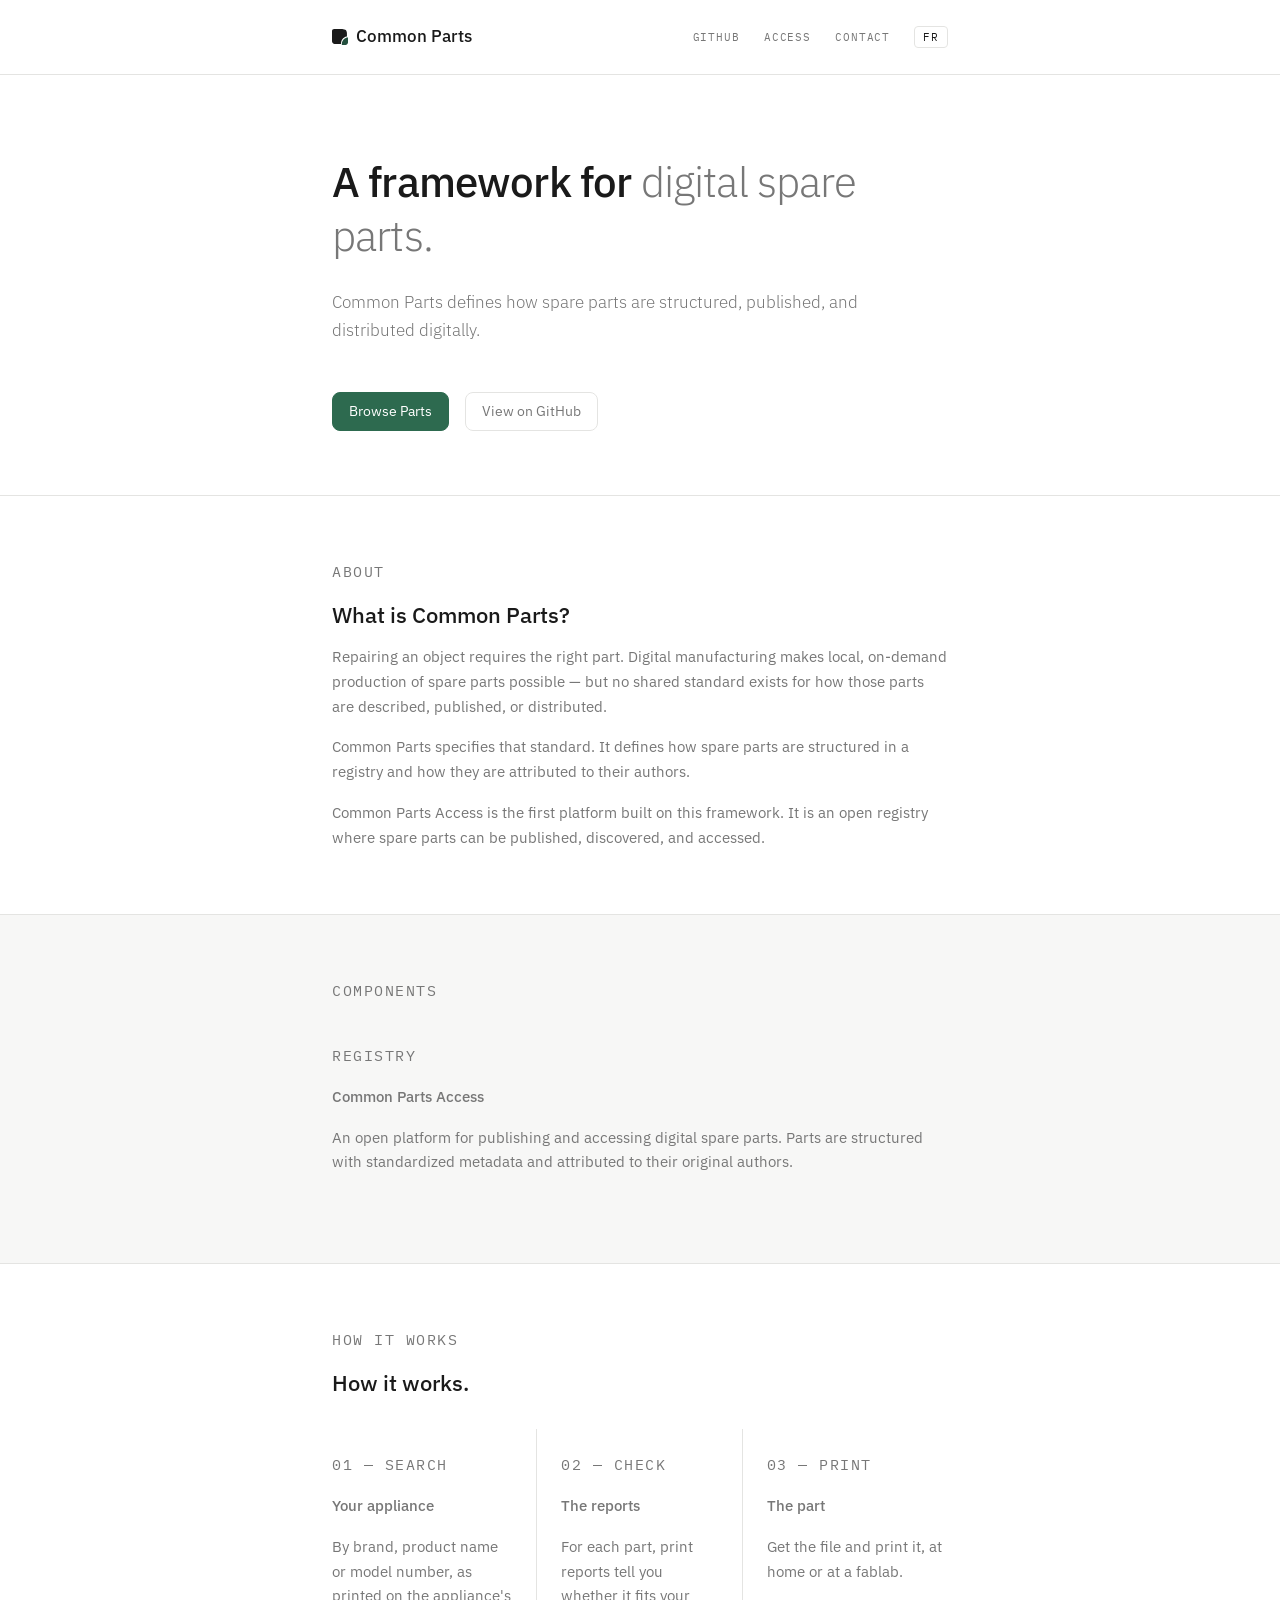
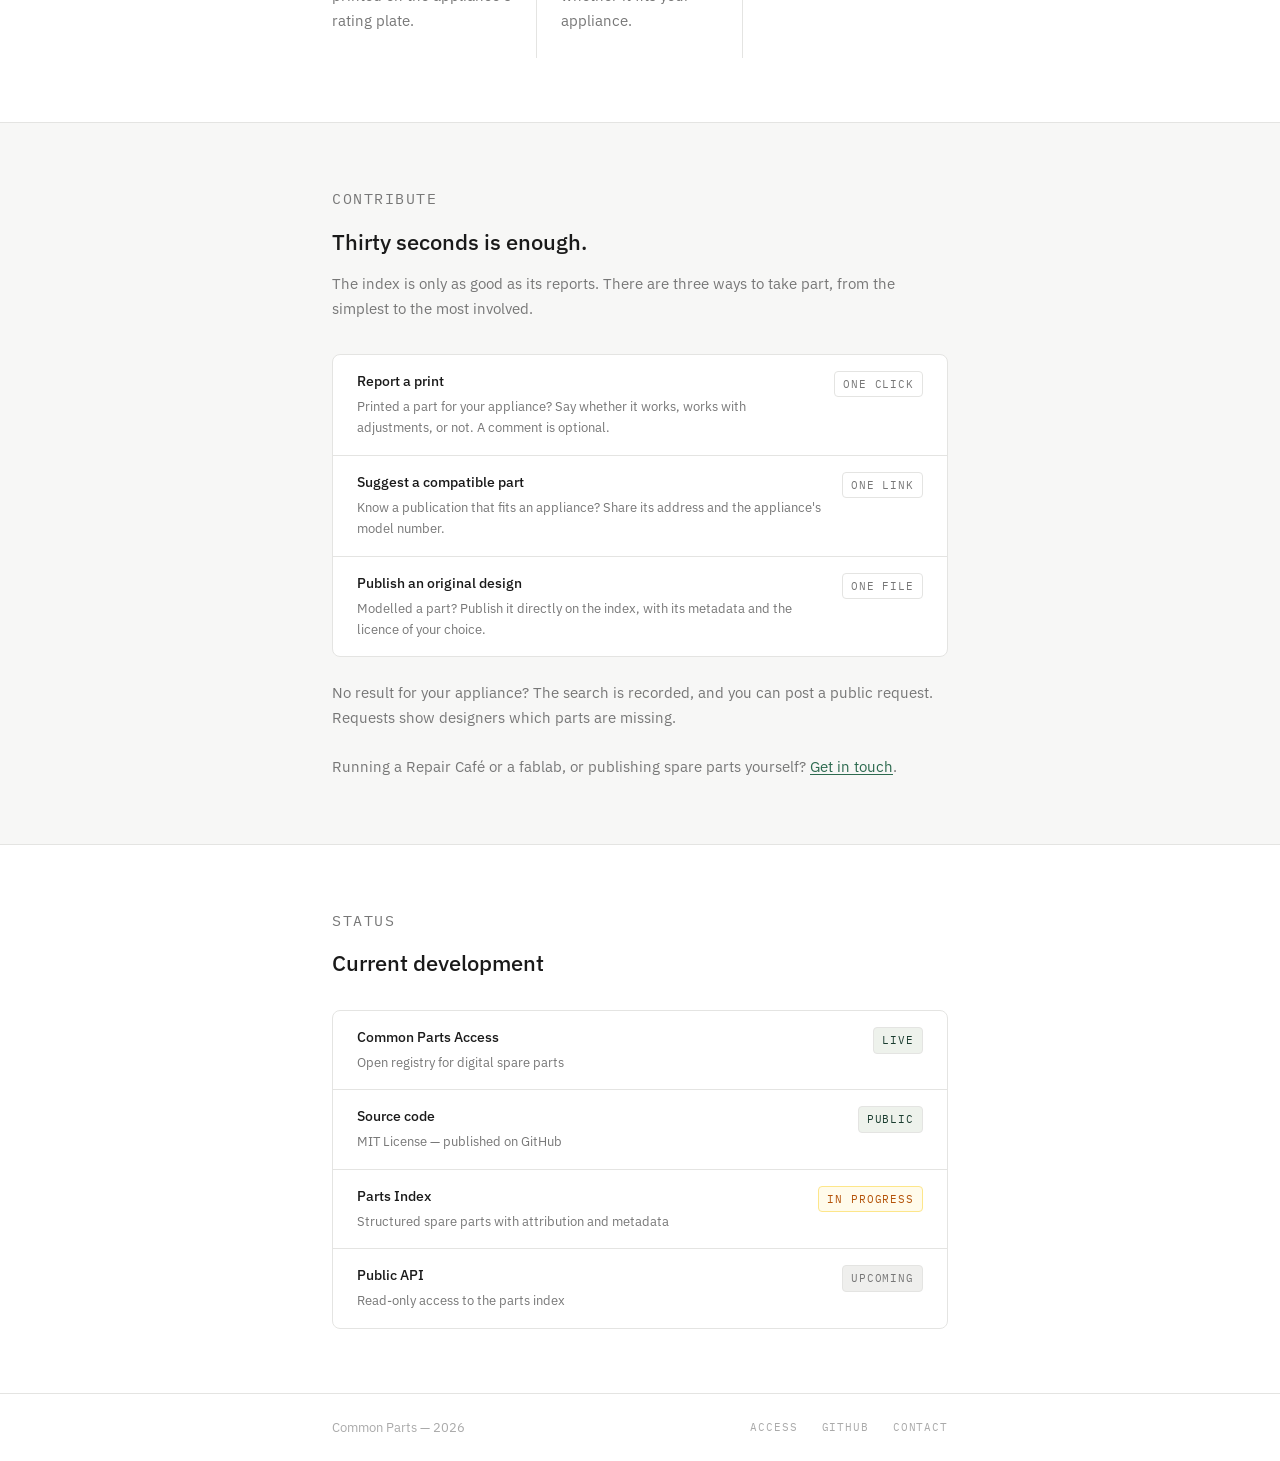
<file: index.html>
<!DOCTYPE html>
<html lang="fr">
<head>
  <meta charset="UTF-8" />
  <meta name="viewport" content="width=device-width, initial-scale=1.0" />
  <title>Common Parts — Open Infrastructure for Digital Spare Parts</title>
  <meta name="description" content="Common Parts is an open infrastructure project for the structured distribution of digital spare parts." />
  <link rel="alternate" hreflang="fr" href="https://commonparts.org/fr/" />
  <link rel="alternate" hreflang="en" href="https://commonparts.org/en/" />
  <link rel="alternate" hreflang="x-default" href="https://commonparts.org/" />
  <link rel="icon" href="assets/favicon.ico" sizes="32x32" />
  <link rel="icon" type="image/svg+xml" href="assets/favicon.svg" />
  <link rel="apple-touch-icon" href="assets/apple-touch-icon.png" />
  <link rel="manifest" href="assets/site.webmanifest" />
  <script>
    // Language selection: explicit choice first, then the browser language. No geolocation.
    (function () {
      var lang = null;
      try { lang = localStorage.getItem('cp-lang'); } catch (e) {}
      if (lang !== 'fr' && lang !== 'en') {
        var prefs = navigator.languages && navigator.languages.length ? navigator.languages : [navigator.language || ''];
        lang = /^fr\b/i.test(prefs[0] || '') ? 'fr' : 'en';
      }
      location.replace(lang + '/' + location.hash);
    })();
  </script>
  <link rel="stylesheet" href="assets/site.css" />
</head>
<body>

  <header>
    <div class="container">
      <a href="./" class="logo">
        <img src="symbol.svg" width="16" height="16" alt="" />
        Common Parts
      </a>
    </div>
  </header>

  <main>
    <div class="hero">
      <div class="container">
        <h1>Un cadre pour les <em>pièces de rechange numériques.</em></h1>
        <p class="hero-sub" lang="en">A framework for digital spare parts.</p>
        <div class="lang-choice">
          <a href="fr/" hreflang="fr" class="btn-primary">Français</a>
          <a href="en/" hreflang="en" lang="en" class="btn-secondary">English</a>
        </div>
      </div>
    </div>
  </main>

  <footer>
    <div class="container">
      <span class="footer-brand">Common Parts — 2026</span>
      <div class="footer-links">
        <a href="https://access.commonparts.org">Access</a>
        <a href="https://github.com/commonparts">GitHub</a>
        <a href="mailto:contact@commonparts.org">Contact</a>
      </div>
    </div>
  </footer>

</body>
</html>
</file>
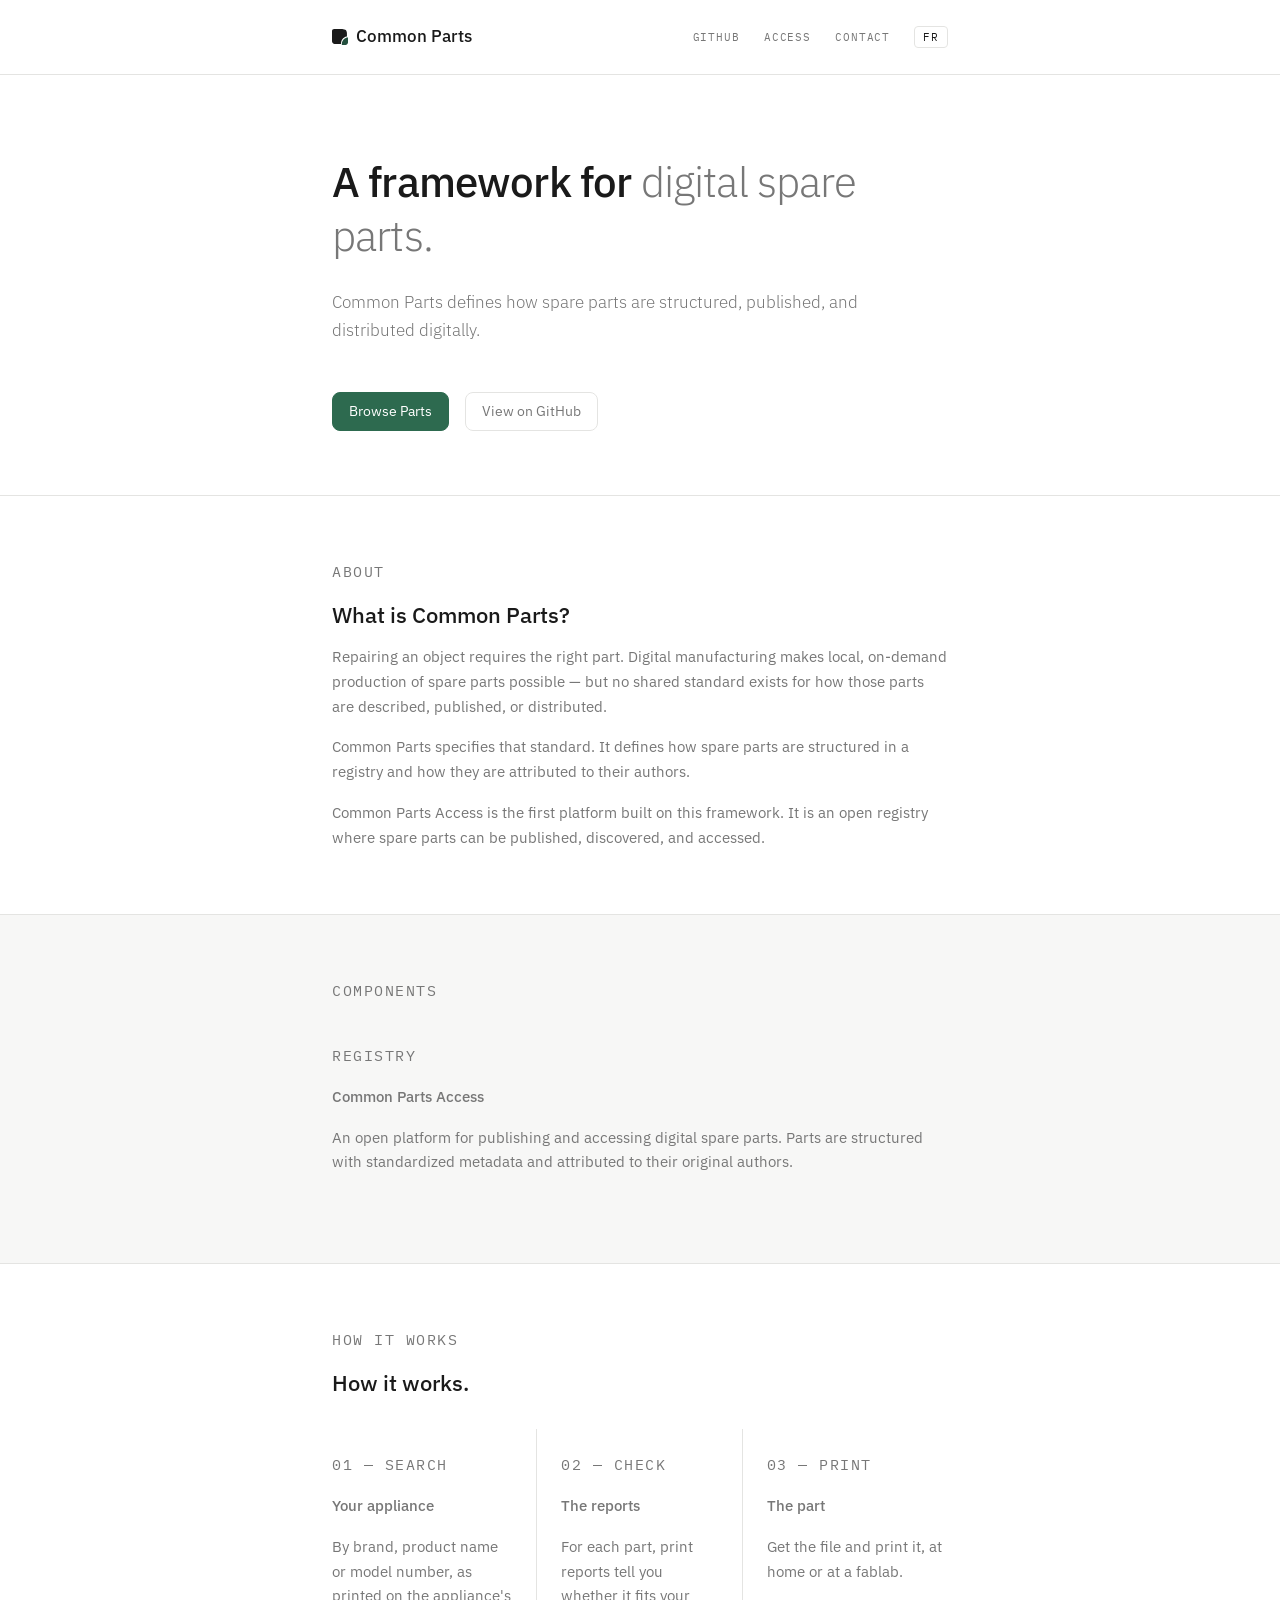
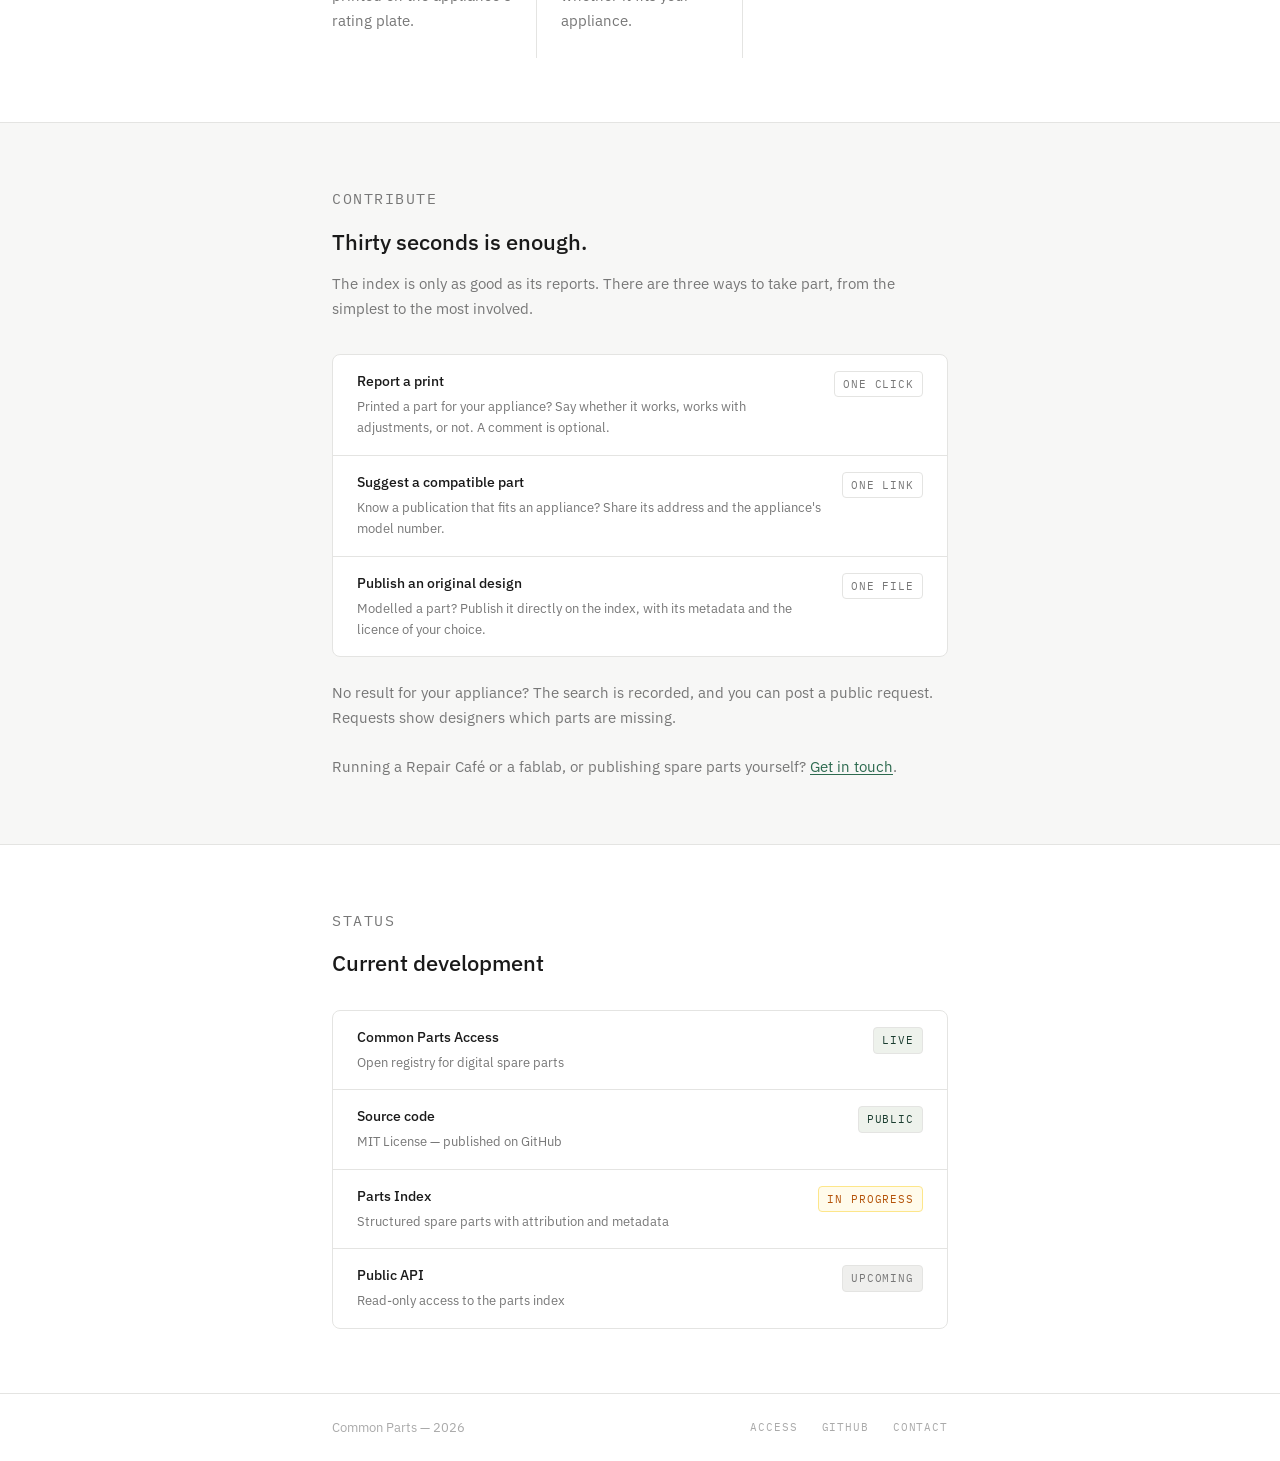
<file: en/index.html>
<!DOCTYPE html>
<html lang="en">
<head>
  <meta charset="UTF-8" />
  <meta name="viewport" content="width=device-width, initial-scale=1.0" />
  <title>Common Parts — Open Infrastructure for Digital Spare Parts</title>
  <meta name="description" content="Common Parts is an open infrastructure project for the structured distribution of digital spare parts. Building toward an open standard for repair." />
  <link rel="canonical" href="https://commonparts.org/en/" />
  <link rel="alternate" hreflang="fr" href="https://commonparts.org/fr/" />
  <link rel="alternate" hreflang="en" href="https://commonparts.org/en/" />
  <link rel="alternate" hreflang="x-default" href="https://commonparts.org/" />
  <meta property="og:type" content="website" />
  <meta property="og:site_name" content="Common Parts" />
  <meta property="og:locale" content="en_GB" />
  <meta property="og:locale:alternate" content="fr_FR" />
  <meta property="og:title" content="Common Parts — Open Infrastructure for Digital Spare Parts" />
  <meta property="og:description" content="Common Parts is an open infrastructure project for the structured distribution of digital spare parts. Building toward an open standard for repair." />
  <meta property="og:url" content="https://commonparts.org/en/" />
  <link rel="icon" href="../assets/favicon.ico" sizes="32x32" />
  <link rel="icon" type="image/svg+xml" href="../assets/favicon.svg" />
  <link rel="apple-touch-icon" href="../assets/apple-touch-icon.png" />
  <link rel="manifest" href="../assets/site.webmanifest" />
  <link rel="preload" href="../assets/fonts/ibm-plex-sans-latin-400-normal.woff2" as="font" type="font/woff2" crossorigin />
  <link rel="stylesheet" href="../assets/site.css" />
</head>
<body>

  <!-- HEADER -->
  <header>
    <div class="container">
      <a href="./" class="logo">
        <img src="../symbol.svg" width="16" height="16" alt="" />
        Common Parts
      </a>
      <nav aria-label="Main navigation">
        <a href="https://github.com/commonparts" class="nav-secondary">GitHub</a>
        <a href="https://access.commonparts.org" class="nav-secondary">Access</a>
        <a href="mailto:contact@commonparts.org">Contact</a>
        <a href="../fr/" hreflang="fr" lang="fr" class="lang-switch" data-lang="fr" title="Version française">FR</a>
      </nav>
    </div>
  </header>

  <main>

    <!-- HERO -->
    <div class="hero">
      <div class="container">
        <h1>A framework for <em>digital spare parts.</em></h1>
        <p class="hero-sub">
          Common Parts defines how spare parts are structured, published, and distributed digitally.
        </p>
        <div class="hero-actions">
          <a href="https://access.commonparts.org" class="btn-primary">Browse Parts</a>
          <a href="https://github.com/commonparts" class="btn-secondary">View on GitHub</a>
        </div>
      </div>
    </div>

    <div class="section-divider"></div>

    <!-- ABOUT -->
    <section class="prose">
      <div class="container">
        <p class="section-label">About</p>
        <h2>What is Common Parts?</h2>
        <p>
          Repairing an object requires the right part. Digital manufacturing makes local, on-demand production of spare parts possible — but no shared standard exists for how those parts are described, published, or distributed.
        </p>
        <p>
          Common Parts specifies that standard. It defines how spare parts are structured in a registry and how they are attributed to their authors.
        </p>
        <p>
          Common Parts Access is the first platform built on this framework. It is an open registry where spare parts can be published, discovered, and accessed.
        </p>
      </div>
    </section>

    <div class="section-divider"></div>

    <!-- COMPONENTS -->
    <section class="prose alt">
      <div class="container">
        <p class="section-label">Components</p>
        <div class="step-item">
          <p class="step-tag">Registry</p>
          <p class="step-name">Common Parts Access</p>
          <p class="step-desc">An open platform for publishing and accessing digital spare parts. Parts are structured with standardized metadata and attributed to their original authors.</p>
        </div>
      </div>
    </section>

    <div class="section-divider"></div>

    <!-- HOW IT WORKS -->
    <section class="prose" id="how-it-works">
      <div class="container">
        <p class="section-label">How it works</p>
        <h2>How it works.</h2>
        <div class="steps-grid">
          <div class="step-item">
            <p class="step-tag">01 — Search</p>
            <p class="step-name">Your appliance</p>
            <p class="step-desc">By brand, product name or model number, as printed on the appliance's rating plate.</p>
          </div>
          <div class="step-item">
            <p class="step-tag">02 — Check</p>
            <p class="step-name">The reports</p>
            <p class="step-desc">For each part, print reports tell you whether it fits your appliance.</p>
          </div>
          <div class="step-item">
            <p class="step-tag">03 — Print</p>
            <p class="step-name">The part</p>
            <p class="step-desc">Get the file and print it, at home or at a fablab.</p>
          </div>
        </div>
      </div>
    </section>

    <div class="section-divider"></div>

    <!-- CONTRIBUTE -->
    <section class="prose alt" id="contribute">
      <div class="container">
        <p class="section-label">Contribute</p>
        <h2>Thirty seconds is enough.</h2>
        <p>
          The index is only as good as its reports. There are three ways to take part, from the simplest to the most involved.
        </p>
        <div class="status-table">
          <div class="status-row">
            <div>
              <div class="status-row-label">Report a print</div>
              <div class="status-row-sub">Printed a part for your appliance? Say whether it works, works with adjustments, or not. A comment is optional.</div>
            </div>
            <span class="tag tag-neutral">One click</span>
          </div>
          <div class="status-row">
            <div>
              <div class="status-row-label">Suggest a compatible part</div>
              <div class="status-row-sub">Know a publication that fits an appliance? Share its address and the appliance's model number.</div>
            </div>
            <span class="tag tag-neutral">One link</span>
          </div>
          <div class="status-row">
            <div>
              <div class="status-row-label">Publish an original design</div>
              <div class="status-row-sub">Modelled a part? Publish it directly on the index, with its metadata and the licence of your choice.</div>
            </div>
            <span class="tag tag-neutral">One file</span>
          </div>
        </div>
        <p class="footnote">
          No result for your appliance? The search is recorded, and you can post a public request. Requests show designers which parts are missing.
        </p>
        <p class="footnote">
          Running a Repair Café or a fablab, or publishing spare parts yourself? <a href="mailto:contact@commonparts.org?subject=Common%20Parts%20%E2%80%94%20contribution">Get in touch</a>.
        </p>
      </div>
    </section>

    <div class="section-divider"></div>

    <!-- STATUS -->
    <section class="prose">
      <div class="container">
        <p class="section-label">Status</p>
        <h2>Current development</h2>
        <div class="status-table">
          <div class="status-row">
            <div>
              <div class="status-row-label">Common Parts Access</div>
              <div class="status-row-sub">Open registry for digital spare parts</div>
            </div>
            <span class="tag tag-live">Live</span>
          </div>
          <div class="status-row">
            <div>
              <div class="status-row-label">Source code</div>
              <div class="status-row-sub">MIT License — published on GitHub</div>
            </div>
            <span class="tag tag-live">Public</span>
          </div>
          <div class="status-row">
            <div>
              <div class="status-row-label">Parts Index</div>
              <div class="status-row-sub">Structured spare parts with attribution and metadata</div>
            </div>
            <span class="tag tag-wip">In progress</span>
          </div>
          <div class="status-row">
            <div>
              <div class="status-row-label">Public API</div>
              <div class="status-row-sub">Read-only access to the parts index</div>
            </div>
            <span class="tag tag-soon">Upcoming</span>
          </div>
        </div>
      </div>
    </section>

  </main>

  <!-- FOOTER -->
  <footer>
    <div class="container">
      <span class="footer-brand">Common Parts — 2026</span>
      <div class="footer-links">
        <a href="https://access.commonparts.org">Access</a>
        <a href="https://github.com/commonparts">GitHub</a>
        <a href="mailto:contact@commonparts.org">Contact</a>
      </div>
    </div>
  </footer>

  <script>
    // Remember an explicit language choice so the root page does not override it.
    document.querySelectorAll('.lang-switch').forEach(function (link) {
      link.addEventListener('click', function () {
        try { localStorage.setItem('cp-lang', link.dataset.lang); } catch (e) {}
      });
    });
  </script>

</body>
</html>
</file>
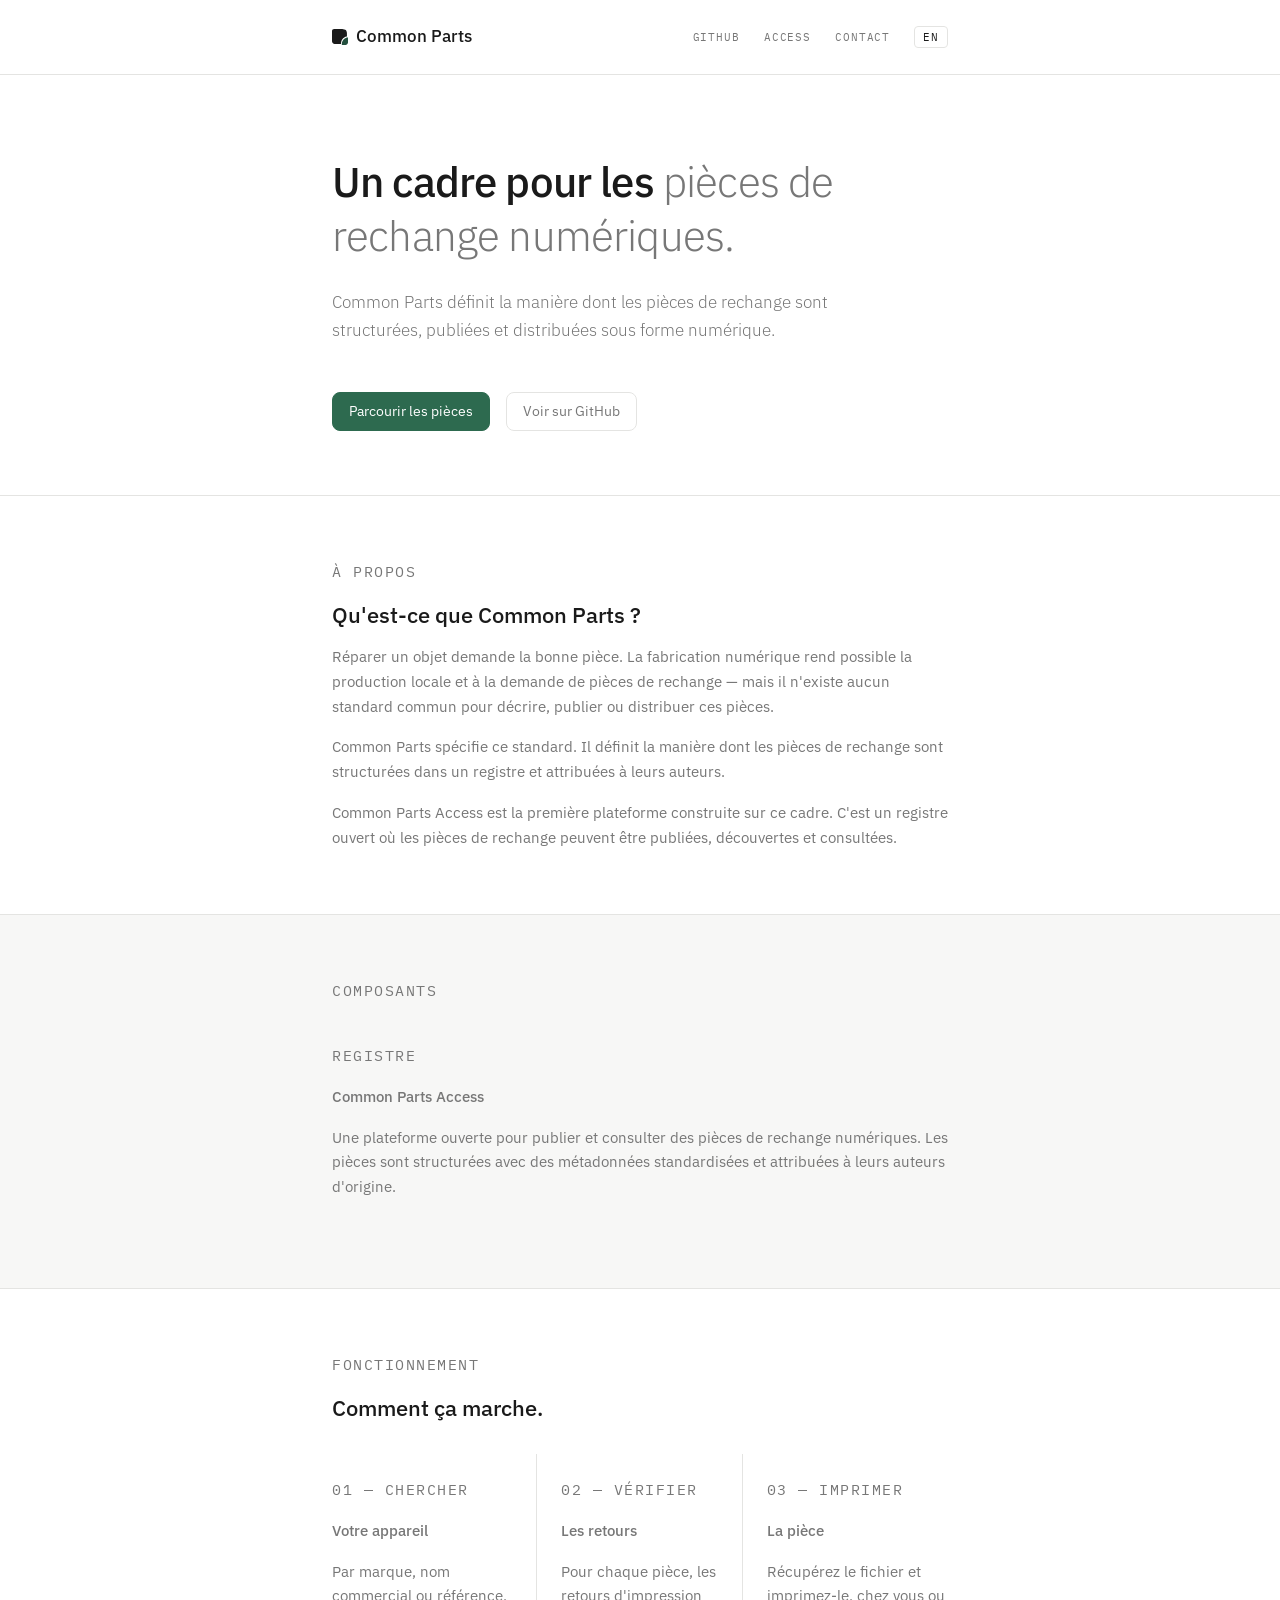
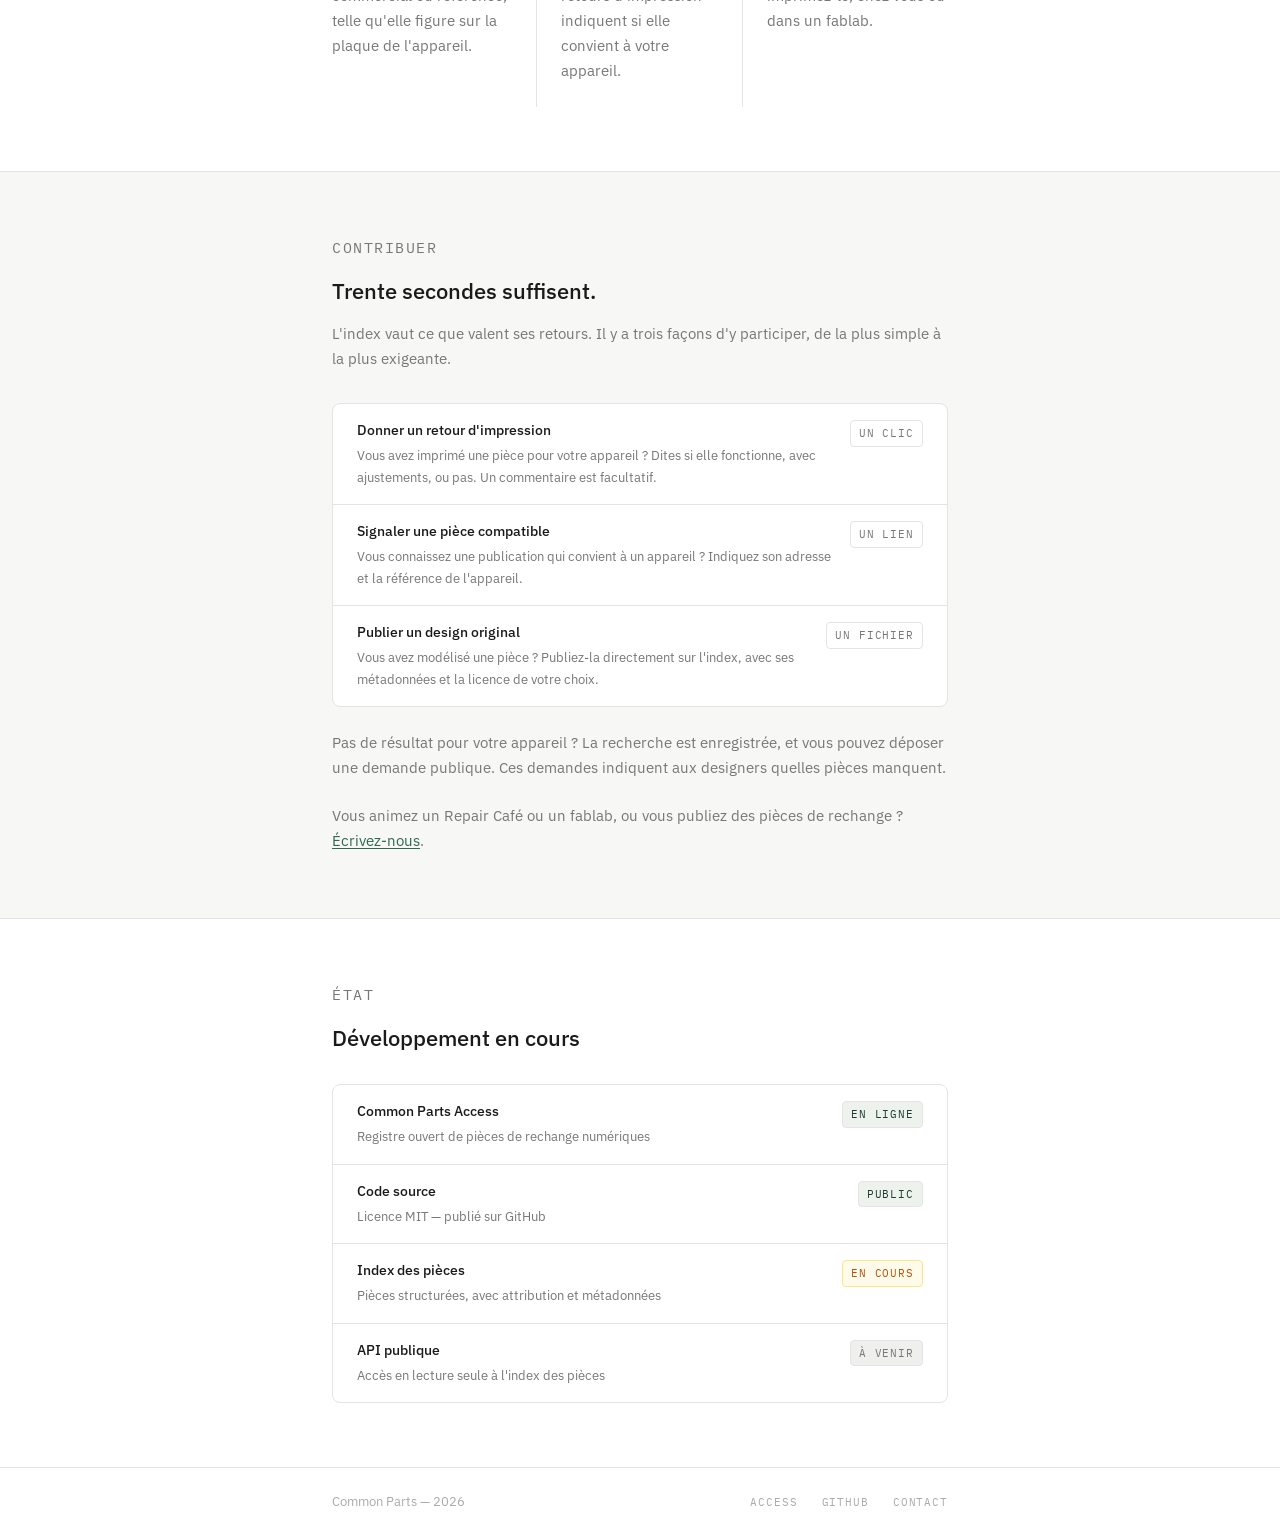
<file: fr/index.html>
<!DOCTYPE html>
<html lang="fr">
<head>
  <meta charset="UTF-8" />
  <meta name="viewport" content="width=device-width, initial-scale=1.0" />
  <title>Common Parts — Infrastructure ouverte pour les pièces de rechange numériques</title>
  <meta name="description" content="Common Parts est un projet d'infrastructure ouverte pour la distribution structurée des pièces de rechange numériques. Vers un standard ouvert pour la réparation." />
  <link rel="canonical" href="https://commonparts.org/fr/" />
  <link rel="alternate" hreflang="fr" href="https://commonparts.org/fr/" />
  <link rel="alternate" hreflang="en" href="https://commonparts.org/en/" />
  <link rel="alternate" hreflang="x-default" href="https://commonparts.org/" />
  <meta property="og:type" content="website" />
  <meta property="og:site_name" content="Common Parts" />
  <meta property="og:locale" content="fr_FR" />
  <meta property="og:locale:alternate" content="en_GB" />
  <meta property="og:title" content="Common Parts — Infrastructure ouverte pour les pièces de rechange numériques" />
  <meta property="og:description" content="Common Parts est un projet d'infrastructure ouverte pour la distribution structurée des pièces de rechange numériques. Vers un standard ouvert pour la réparation." />
  <meta property="og:url" content="https://commonparts.org/fr/" />
  <link rel="icon" href="../assets/favicon.ico" sizes="32x32" />
  <link rel="icon" type="image/svg+xml" href="../assets/favicon.svg" />
  <link rel="apple-touch-icon" href="../assets/apple-touch-icon.png" />
  <link rel="manifest" href="../assets/site.webmanifest" />
  <link rel="preload" href="../assets/fonts/ibm-plex-sans-latin-400-normal.woff2" as="font" type="font/woff2" crossorigin />
  <link rel="stylesheet" href="../assets/site.css" />
</head>
<body>

  <!-- HEADER -->
  <header>
    <div class="container">
      <a href="./" class="logo">
        <img src="../symbol.svg" width="16" height="16" alt="" />
        Common Parts
      </a>
      <nav aria-label="Navigation principale">
        <a href="https://github.com/commonparts" class="nav-secondary">GitHub</a>
        <a href="https://access.commonparts.org" class="nav-secondary">Access</a>
        <a href="mailto:contact@commonparts.org">Contact</a>
        <a href="../en/" hreflang="en" lang="en" class="lang-switch" data-lang="en" title="English version">EN</a>
      </nav>
    </div>
  </header>

  <main>

    <!-- HERO -->
    <div class="hero">
      <div class="container">
        <h1>Un cadre pour les <em>pièces de rechange numériques.</em></h1>
        <p class="hero-sub">
          Common Parts définit la manière dont les pièces de rechange sont structurées, publiées et distribuées sous forme numérique.
        </p>
        <div class="hero-actions">
          <a href="https://access.commonparts.org" class="btn-primary">Parcourir les pièces</a>
          <a href="https://github.com/commonparts" class="btn-secondary">Voir sur GitHub</a>
        </div>
      </div>
    </div>

    <div class="section-divider"></div>

    <!-- ABOUT -->
    <section class="prose">
      <div class="container">
        <p class="section-label">À propos</p>
        <h2>Qu'est-ce que Common Parts ?</h2>
        <p>
          Réparer un objet demande la bonne pièce. La fabrication numérique rend possible la production locale et à la demande de pièces de rechange — mais il n'existe aucun standard commun pour décrire, publier ou distribuer ces pièces.
        </p>
        <p>
          Common Parts spécifie ce standard. Il définit la manière dont les pièces de rechange sont structurées dans un registre et attribuées à leurs auteurs.
        </p>
        <p>
          Common Parts Access est la première plateforme construite sur ce cadre. C'est un registre ouvert où les pièces de rechange peuvent être publiées, découvertes et consultées.
        </p>
      </div>
    </section>

    <div class="section-divider"></div>

    <!-- COMPONENTS -->
    <section class="prose alt">
      <div class="container">
        <p class="section-label">Composants</p>
        <div class="step-item">
          <p class="step-tag">Registre</p>
          <p class="step-name">Common Parts Access</p>
          <p class="step-desc">Une plateforme ouverte pour publier et consulter des pièces de rechange numériques. Les pièces sont structurées avec des métadonnées standardisées et attribuées à leurs auteurs d'origine.</p>
        </div>
      </div>
    </section>

    <div class="section-divider"></div>

    <!-- HOW IT WORKS -->
    <section class="prose" id="fonctionnement">
      <div class="container">
        <p class="section-label">Fonctionnement</p>
        <h2>Comment ça marche.</h2>
        <div class="steps-grid">
          <div class="step-item">
            <p class="step-tag">01 — Chercher</p>
            <p class="step-name">Votre appareil</p>
            <p class="step-desc">Par marque, nom commercial ou référence, telle qu'elle figure sur la plaque de l'appareil.</p>
          </div>
          <div class="step-item">
            <p class="step-tag">02 — Vérifier</p>
            <p class="step-name">Les retours</p>
            <p class="step-desc">Pour chaque pièce, les retours d'impression indiquent si elle convient à votre appareil.</p>
          </div>
          <div class="step-item">
            <p class="step-tag">03 — Imprimer</p>
            <p class="step-name">La pièce</p>
            <p class="step-desc">Récupérez le fichier et imprimez-le, chez vous ou dans un fablab.</p>
          </div>
        </div>
      </div>
    </section>

    <div class="section-divider"></div>

    <!-- CONTRIBUTE -->
    <section class="prose alt" id="contribuer">
      <div class="container">
        <p class="section-label">Contribuer</p>
        <h2>Trente secondes suffisent.</h2>
        <p>
          L'index vaut ce que valent ses retours. Il y a trois façons d'y participer, de la plus simple à la plus exigeante.
        </p>
        <div class="status-table">
          <div class="status-row">
            <div>
              <div class="status-row-label">Donner un retour d'impression</div>
              <div class="status-row-sub">Vous avez imprimé une pièce pour votre appareil ? Dites si elle fonctionne, avec ajustements, ou pas. Un commentaire est facultatif.</div>
            </div>
            <span class="tag tag-neutral">Un clic</span>
          </div>
          <div class="status-row">
            <div>
              <div class="status-row-label">Signaler une pièce compatible</div>
              <div class="status-row-sub">Vous connaissez une publication qui convient à un appareil ? Indiquez son adresse et la référence de l'appareil.</div>
            </div>
            <span class="tag tag-neutral">Un lien</span>
          </div>
          <div class="status-row">
            <div>
              <div class="status-row-label">Publier un design original</div>
              <div class="status-row-sub">Vous avez modélisé une pièce ? Publiez-la directement sur l'index, avec ses métadonnées et la licence de votre choix.</div>
            </div>
            <span class="tag tag-neutral">Un fichier</span>
          </div>
        </div>
        <p class="footnote">
          Pas de résultat pour votre appareil ? La recherche est enregistrée, et vous pouvez déposer une demande publique. Ces demandes indiquent aux designers quelles pièces manquent.
        </p>
        <p class="footnote">
          Vous animez un Repair Café ou un fablab, ou vous publiez des pièces de rechange ? <a href="mailto:contact@commonparts.org?subject=Common%20Parts%20%E2%80%94%20contribution">Écrivez-nous</a>.
        </p>
      </div>
    </section>

    <div class="section-divider"></div>

    <!-- STATUS -->
    <section class="prose">
      <div class="container">
        <p class="section-label">État</p>
        <h2>Développement en cours</h2>
        <div class="status-table">
          <div class="status-row">
            <div>
              <div class="status-row-label">Common Parts Access</div>
              <div class="status-row-sub">Registre ouvert de pièces de rechange numériques</div>
            </div>
            <span class="tag tag-live">En ligne</span>
          </div>
          <div class="status-row">
            <div>
              <div class="status-row-label">Code source</div>
              <div class="status-row-sub">Licence MIT — publié sur GitHub</div>
            </div>
            <span class="tag tag-live">Public</span>
          </div>
          <div class="status-row">
            <div>
              <div class="status-row-label">Index des pièces</div>
              <div class="status-row-sub">Pièces structurées, avec attribution et métadonnées</div>
            </div>
            <span class="tag tag-wip">En cours</span>
          </div>
          <div class="status-row">
            <div>
              <div class="status-row-label">API publique</div>
              <div class="status-row-sub">Accès en lecture seule à l'index des pièces</div>
            </div>
            <span class="tag tag-soon">À venir</span>
          </div>
        </div>
      </div>
    </section>

  </main>

  <!-- FOOTER -->
  <footer>
    <div class="container">
      <span class="footer-brand">Common Parts — 2026</span>
      <div class="footer-links">
        <a href="https://access.commonparts.org">Access</a>
        <a href="https://github.com/commonparts">GitHub</a>
        <a href="mailto:contact@commonparts.org">Contact</a>
      </div>
    </div>
  </footer>

  <script>
    // Remember an explicit language choice so the root page does not override it.
    document.querySelectorAll('.lang-switch').forEach(function (link) {
      link.addEventListener('click', function () {
        try { localStorage.setItem('cp-lang', link.dataset.lang); } catch (e) {}
      });
    });
  </script>

</body>
</html>
</file>
<file: assets/site.css>
/* ─── FONTS (self-hosted, SIL OFL 1.1 — see fonts/OFL.txt) ─── */
@font-face {
  font-family: 'IBM Plex Sans';
  font-style: normal;
  font-weight: 300;
  font-display: swap;
  src: url(fonts/ibm-plex-sans-latin-300-normal.woff2) format('woff2');
}

@font-face {
  font-family: 'IBM Plex Sans';
  font-style: normal;
  font-weight: 400;
  font-display: swap;
  src: url(fonts/ibm-plex-sans-latin-400-normal.woff2) format('woff2');
}

@font-face {
  font-family: 'IBM Plex Sans';
  font-style: normal;
  font-weight: 500;
  font-display: swap;
  src: url(fonts/ibm-plex-sans-latin-500-normal.woff2) format('woff2');
}

@font-face {
  font-family: 'IBM Plex Mono';
  font-style: normal;
  font-weight: 400;
  font-display: swap;
  src: url(fonts/ibm-plex-mono-latin-400-normal.woff2) format('woff2');
}

@font-face {
  font-family: 'IBM Plex Mono';
  font-style: normal;
  font-weight: 500;
  font-display: swap;
  src: url(fonts/ibm-plex-mono-latin-500-normal.woff2) format('woff2');
}

*, *::before, *::after {
  box-sizing: border-box;
  margin: 0;
  padding: 0;
}

:root {
  --color-text-primary: #1A1A1A;
  --color-text-secondary: #777777;
  --color-text-tertiary: #AAAAAA;
  --color-text-disabled: #D0D0CE;
  --color-text-inverse: #FFFFFF;

  --color-background-page: #FFFFFF;
  --color-background-surface: #FFFFFF;
  --color-background-subtle: #F7F7F6;
  --color-background-muted: #EFEFED;
  --color-background-hover: #EFEFED;
  --color-background-disabled: #EFEFED;
  --color-background-accent: #EEF2EC;
  --color-background-accentSubtle: #F4F7F3;

  --color-border-default: #E4E4E2;
  --color-border-subtle: #E4E4E2;
  --color-border-strong: #888888;
  --color-border-focus: #2D6A4F;

  --color-action-primary: #2D6A4F;
  --color-action-primaryHover: #234F3E;
  --color-action-primaryActive: #1B3D30;
  --color-action-disabled: #D0D0CE;

  --color-status-success: #EEF2EC;
  --color-status-successText: #1B3D30;
  --color-status-warning: #FFFBEB;
  --color-status-warningText: #B45309;
  --color-status-warningBorder: #FDE68A;

  --spacing-3xs: 4px;
  --spacing-2xs: 8px;
  --spacing-xs: 12px;
  --spacing-sm: 16px;
  --spacing-md: 24px;
  --spacing-lg: 32px;
  --spacing-xl: 48px;
  --spacing-2xl: 64px;
  --spacing-3xl: 80px;

  --radius-sm: 4px;
  --radius-md: 6px;
  --radius-lg: 8px;

  --motion-duration-fast: 100ms;
  --motion-duration-medium: 150ms;
  --motion-duration-slow: 200ms;
  --motion-easing-standard: cubic-bezier(0.4, 0, 0.2, 1);
  --motion-easing-out: cubic-bezier(0, 0, 0.2, 1);

  --typography-font-body: 'IBM Plex Sans', -apple-system, BlinkMacSystemFont, 'Segoe UI', sans-serif;
  --typography-font-heading: 'IBM Plex Sans', -apple-system, BlinkMacSystemFont, 'Segoe UI', sans-serif;
  --typography-font-mono: 'IBM Plex Mono', 'SFMono-Regular', 'Consolas', monospace;

  --typography-size-micro: 11px;
  --typography-size-caption: 13px;
  --typography-size-body: 14px;
  --typography-size-bodyLg: 15px;
  --typography-size-subtitle: 17px;
  --typography-size-headingSm: 22px;
  --typography-size-headingMd: 28px;
  --typography-size-display: 42px;

  --typography-weight-light: 300;
  --typography-weight-regular: 400;
  --typography-weight-medium: 500;
  --typography-lineHeight-snug: 1.3;
  --typography-lineHeight-normal: 1.5;
  --typography-lineHeight-relaxed: 1.65;
  --typography-letterSpacing-tight: -0.02em;
  --typography-letterSpacing-mono: 0.08em;
  --typography-letterSpacing-caps: 0.1em;

  --bg: var(--color-background-page);
  --bg-alt: var(--color-background-subtle);
  --border: var(--color-border-default);
  --text-1: var(--color-text-primary);
  --text-2: var(--color-text-secondary);
  --text-3: var(--color-text-tertiary);
  --accent: var(--color-action-primary);
  --accent-dim: var(--color-background-accent);
  --mono: var(--typography-font-mono);
  --serif: var(--typography-font-heading);
  --sans: var(--typography-font-body);
}

html {
  background: var(--bg);
  color: var(--text-1);
  font-family: var(--sans);
  font-size: var(--typography-size-body);
  line-height: var(--typography-lineHeight-normal);
  -webkit-font-smoothing: antialiased;
  scroll-behavior: smooth;
}

body {
  min-height: 100vh;
  display: flex;
  flex-direction: column;
  background: var(--bg);
}

a {
  color: var(--accent);
  text-underline-offset: 2px;
}

a:hover {
  color: var(--color-action-primaryHover);
}

a:focus-visible {
  outline: none;
  box-shadow: 0 0 0 2px var(--color-border-focus);
  border-radius: var(--radius-sm);
}

/* ─── LAYOUT ─── */
.container {
  width: 100%;
  max-width: 680px;
  margin: 0 auto;
  padding: 0 var(--spacing-lg);
}

/* ─── HEADER ─── */
header {
  border-bottom: 1px solid var(--border);
  padding: var(--spacing-md) 0;
  animation: fadeDown 0.5s ease both;
}

header .container {
  display: flex;
  align-items: center;
  justify-content: space-between;
  gap: 16px;
}

.logo {
  display: inline-flex;
  align-items: center;
  gap: var(--spacing-2xs);
  font-family: var(--sans);
  font-size: var(--typography-size-subtitle);
  font-weight: var(--typography-weight-medium);
  letter-spacing: 0;
  color: var(--text-1);
  text-decoration: none;
}

.logo:hover {
  color: var(--text-1);
}

nav {
  display: flex;
  align-items: center;
  gap: 24px;
}

nav a {
  font-family: var(--mono);
  font-size: var(--typography-size-micro);
  text-transform: uppercase;
  letter-spacing: var(--typography-letterSpacing-mono);
  color: var(--text-2);
  text-decoration: none;
  transition: color var(--motion-duration-medium) var(--motion-easing-standard);
}

nav a:hover {
  color: var(--text-1);
}

nav a.lang-switch {
  color: var(--text-1);
  border: 1px solid var(--border);
  border-radius: var(--radius-sm);
  padding: 2px var(--spacing-2xs);
}

nav a.lang-switch:hover {
  border-color: var(--color-border-strong);
}

/* ─── STATUS BADGE ─── */
.status-badge {
  display: inline-flex;
  align-items: center;
  gap: var(--spacing-2xs);
  font-family: var(--mono);
  font-size: var(--typography-size-micro);
  text-transform: uppercase;
  letter-spacing: var(--typography-letterSpacing-caps);
  color: var(--accent);
  background: var(--accent-dim);
  border: 1px solid var(--color-border-default);
  padding: var(--spacing-3xs) var(--spacing-xs);
  border-radius: var(--radius-sm);
}

.status-dot {
  width: 5px;
  height: 5px;
  border-radius: 50%;
  background: var(--accent);
  animation: pulse 2.5s ease-in-out infinite;
}

/* ─── HERO ─── */
.hero {
  padding: var(--spacing-3xl) 0 var(--spacing-2xl);
  animation: fadeUp 0.6s ease 0.1s both;
}

.hero-eyebrow {
  margin-bottom: var(--spacing-md);
}

.hero h1 {
  font-family: var(--sans);
  font-size: clamp(var(--typography-size-headingMd), 5vw, var(--typography-size-display));
  font-weight: var(--typography-weight-medium);
  line-height: var(--typography-lineHeight-snug);
  letter-spacing: var(--typography-letterSpacing-tight);
  color: var(--text-1);
  max-width: 620px;
  margin-bottom: var(--spacing-md);
}

.hero h1 em {
  font-style: normal;
  font-weight: var(--typography-weight-light);
  color: var(--text-2);
}

.hero-sub {
  font-size: var(--typography-size-subtitle);
  font-weight: var(--typography-weight-light);
  color: var(--text-2);
  max-width: 560px;
  line-height: var(--typography-lineHeight-relaxed);
  margin-bottom: var(--spacing-xl);
}

.hero-actions {
  display: flex;
  gap: var(--spacing-sm);
  flex-wrap: wrap;
  align-items: center;
}

.btn-primary {
  font-family: var(--sans);
  font-size: var(--typography-size-body);
  text-transform: none;
  letter-spacing: 0;
  color: var(--color-text-inverse);
  background: var(--accent);
  border: 1px solid var(--accent);
  padding: var(--spacing-2xs) var(--spacing-sm);
  text-decoration: none;
  border-radius: var(--radius-lg);
  transition: background-color var(--motion-duration-medium) var(--motion-easing-standard);
}

.btn-primary:hover {
  color: var(--color-text-inverse);
  background: var(--color-action-primaryHover);
  border-color: var(--color-action-primaryHover);
}

.btn-primary:focus-visible {
  outline: none;
  box-shadow: 0 0 0 2px var(--color-border-focus);
}

.btn-secondary {
  font-family: var(--sans);
  font-size: var(--typography-size-body);
  text-transform: none;
  letter-spacing: 0;
  color: var(--text-2);
  background: transparent;
  border: 1px solid var(--border);
  padding: var(--spacing-2xs) var(--spacing-sm);
  text-decoration: none;
  border-radius: var(--radius-lg);
  transition:
    border-color var(--motion-duration-medium) var(--motion-easing-standard),
    color var(--motion-duration-medium) var(--motion-easing-standard),
    background-color var(--motion-duration-medium) var(--motion-easing-standard);
}

.btn-secondary:hover {
  border-color: var(--color-border-strong);
  color: var(--text-1);
  background: var(--color-background-hover);
}

.btn-secondary:focus-visible {
  outline: none;
  box-shadow: 0 0 0 2px var(--color-border-focus);
}

/* ─── DIVIDER ─── */
.section-divider {
  width: 100%;
  height: 1px;
  background: var(--border);
}

/* ─── SECTION BASE ─── */
section {
  padding: var(--spacing-2xl) 0;
  animation: fadeUp 0.6s ease 0.2s both;
  scroll-margin-top: var(--spacing-md);
}

section.alt {
  background: var(--bg-alt);
}

.section-label {
  font-family: var(--mono);
  font-size: var(--typography-size-micro);
  text-transform: uppercase;
  letter-spacing: var(--typography-letterSpacing-caps);
  color: var(--text-3);
  margin-bottom: var(--spacing-md);
}

.prose h2 {
  font-family: var(--sans);
  font-size: var(--typography-size-headingSm);
  font-weight: var(--typography-weight-medium);
  line-height: var(--typography-lineHeight-snug);
  color: var(--text-1);
  margin-bottom: var(--spacing-sm);
}

.prose p {
  font-size: var(--typography-size-bodyLg);
  color: var(--text-2);
  line-height: var(--typography-lineHeight-relaxed);
  margin-bottom: var(--spacing-sm);
  max-width: 640px;
}

.prose p:last-child {
  margin-bottom: 0;
}

.prose strong {
  font-weight: var(--typography-weight-medium);
  color: var(--text-1);
}

/* ─── STEPS (three-column grid) ─── */
.steps-grid {
  display: grid;
  grid-template-columns: repeat(auto-fit, minmax(180px, 1fr));
  gap: 0;
  margin-top: var(--spacing-lg);
}

.step-item {
  padding: var(--spacing-md) 0;
  border-right: 1px solid var(--border);
}

.step-item:last-child {
  border-right: none;
}

.step-item + .step-item {
  padding-left: var(--spacing-md);
}

.step-item:not(:last-child) {
  padding-right: var(--spacing-md);
}

.step-tag {
  font-family: var(--mono);
  font-size: var(--typography-size-micro);
  text-transform: uppercase;
  letter-spacing: var(--typography-letterSpacing-caps);
  color: var(--text-3);
  margin-bottom: var(--spacing-2xs);
}

.step-name {
  font-family: var(--sans);
  font-size: var(--typography-size-subtitle);
  font-weight: var(--typography-weight-medium);
  color: var(--text-1);
  margin-bottom: var(--spacing-2xs);
}

.step-desc {
  font-size: var(--typography-size-body);
  color: var(--text-2);
  line-height: var(--typography-lineHeight-relaxed);
}

/* ─── STATUS TABLE ─── */
.status-table {
  width: 100%;
  border: 1px solid var(--border);
  border-radius: var(--radius-lg);
  overflow: hidden;
  font-size: var(--typography-size-body);
  margin-top: var(--spacing-lg);
  background: var(--color-background-surface);
}

.status-row {
  display: grid;
  grid-template-columns: 1fr auto;
  align-items: start;
  padding: var(--spacing-sm) var(--spacing-md);
  border-bottom: 1px solid var(--border);
  gap: var(--spacing-sm);
}

.status-row:last-child {
  border-bottom: none;
}

.status-row-label {
  color: var(--text-1);
  font-weight: var(--typography-weight-medium);
}

.status-row-sub {
  font-size: var(--typography-size-caption);
  color: var(--text-2);
  margin-top: var(--spacing-3xs);
  line-height: var(--typography-lineHeight-relaxed);
}

.tag {
  font-family: var(--mono);
  font-size: var(--typography-size-micro);
  text-transform: uppercase;
  letter-spacing: var(--typography-letterSpacing-mono);
  padding: var(--spacing-3xs) var(--spacing-2xs);
  border-radius: var(--radius-sm);
  white-space: nowrap;
}

.tag-live   { background: var(--color-status-success); color: var(--color-status-successText); border: 1px solid var(--color-border-default); }
.tag-wip    { background: var(--color-status-warning); color: var(--color-status-warningText); border: 1px solid var(--color-status-warningBorder); }
.tag-soon   { background: var(--color-background-muted); color: var(--text-2); border: 1px solid var(--border); }
.tag-neutral { background: var(--color-background-surface); color: var(--text-2); border: 1px solid var(--border); }

/* ─── FOOTNOTE ─── */
.footnote {
  margin-top: var(--spacing-md);
  font-size: var(--typography-size-caption);
  color: var(--text-2);
  line-height: var(--typography-lineHeight-relaxed);
  max-width: 560px;
}

/* ─── FOOTER ─── */
footer {
  margin-top: auto;
  border-top: 1px solid var(--border);
  padding: var(--spacing-md) 0;
}

footer .container {
  display: flex;
  align-items: center;
  justify-content: space-between;
  flex-wrap: wrap;
  gap: var(--spacing-xs);
}

.footer-brand {
  font-family: var(--serif);
  font-size: var(--typography-size-caption);
  color: var(--text-3);
}

.footer-brand a {
  color: var(--text-2);
}

.footer-links {
  display: flex;
  gap: var(--spacing-md);
  flex-wrap: wrap;
}

.footer-links a {
  font-family: var(--mono);
  font-size: var(--typography-size-micro);
  text-transform: uppercase;
  letter-spacing: var(--typography-letterSpacing-mono);
  color: var(--text-3);
  text-decoration: none;
  transition: color var(--motion-duration-medium) var(--motion-easing-standard);
}

.footer-links a:hover {
  color: var(--text-1);
}

/* ─── LANGUAGE CHOOSER (root page) ─── */
.lang-choice {
  display: flex;
  gap: var(--spacing-sm);
  flex-wrap: wrap;
  margin-top: var(--spacing-lg);
}

/* ─── ANIMATIONS ─── */
@keyframes fadeDown {
  from { opacity: 0; transform: translateY(-8px); }
  to   { opacity: 1; transform: translateY(0); }
}

@keyframes fadeUp {
  from { opacity: 0; transform: translateY(12px); }
  to   { opacity: 1; transform: translateY(0); }
}

@keyframes pulse {
  0%, 100% { opacity: 1; }
  50%       { opacity: 0.35; }
}

@media (prefers-reduced-motion: reduce) {
  *, *::before, *::after {
    animation: none !important;
    transition: none !important;
  }
  html { scroll-behavior: auto; }
}

/* ─── RESPONSIVE ─── */
@media (max-width: 600px) {
  .container { padding: 0 var(--spacing-sm); }
  nav { gap: var(--spacing-sm); }
  nav a.nav-secondary { display: none; }
  .hero { padding: var(--spacing-xl) 0 var(--spacing-lg); }
  section { padding: var(--spacing-xl) 0; }
  .steps-grid { grid-template-columns: 1fr; }
  .step-item { border-right: none; border-bottom: 1px solid var(--border); padding-right: 0; }
  .step-item:not(:last-child) { padding-right: 0; }
  .step-item:last-child { border-bottom: none; }
  .step-item + .step-item { padding-left: 0; }
  .status-row { grid-template-columns: 1fr; padding: var(--spacing-sm); }
  .status-row .tag { justify-self: start; grid-row: 1; }
}
</file>
